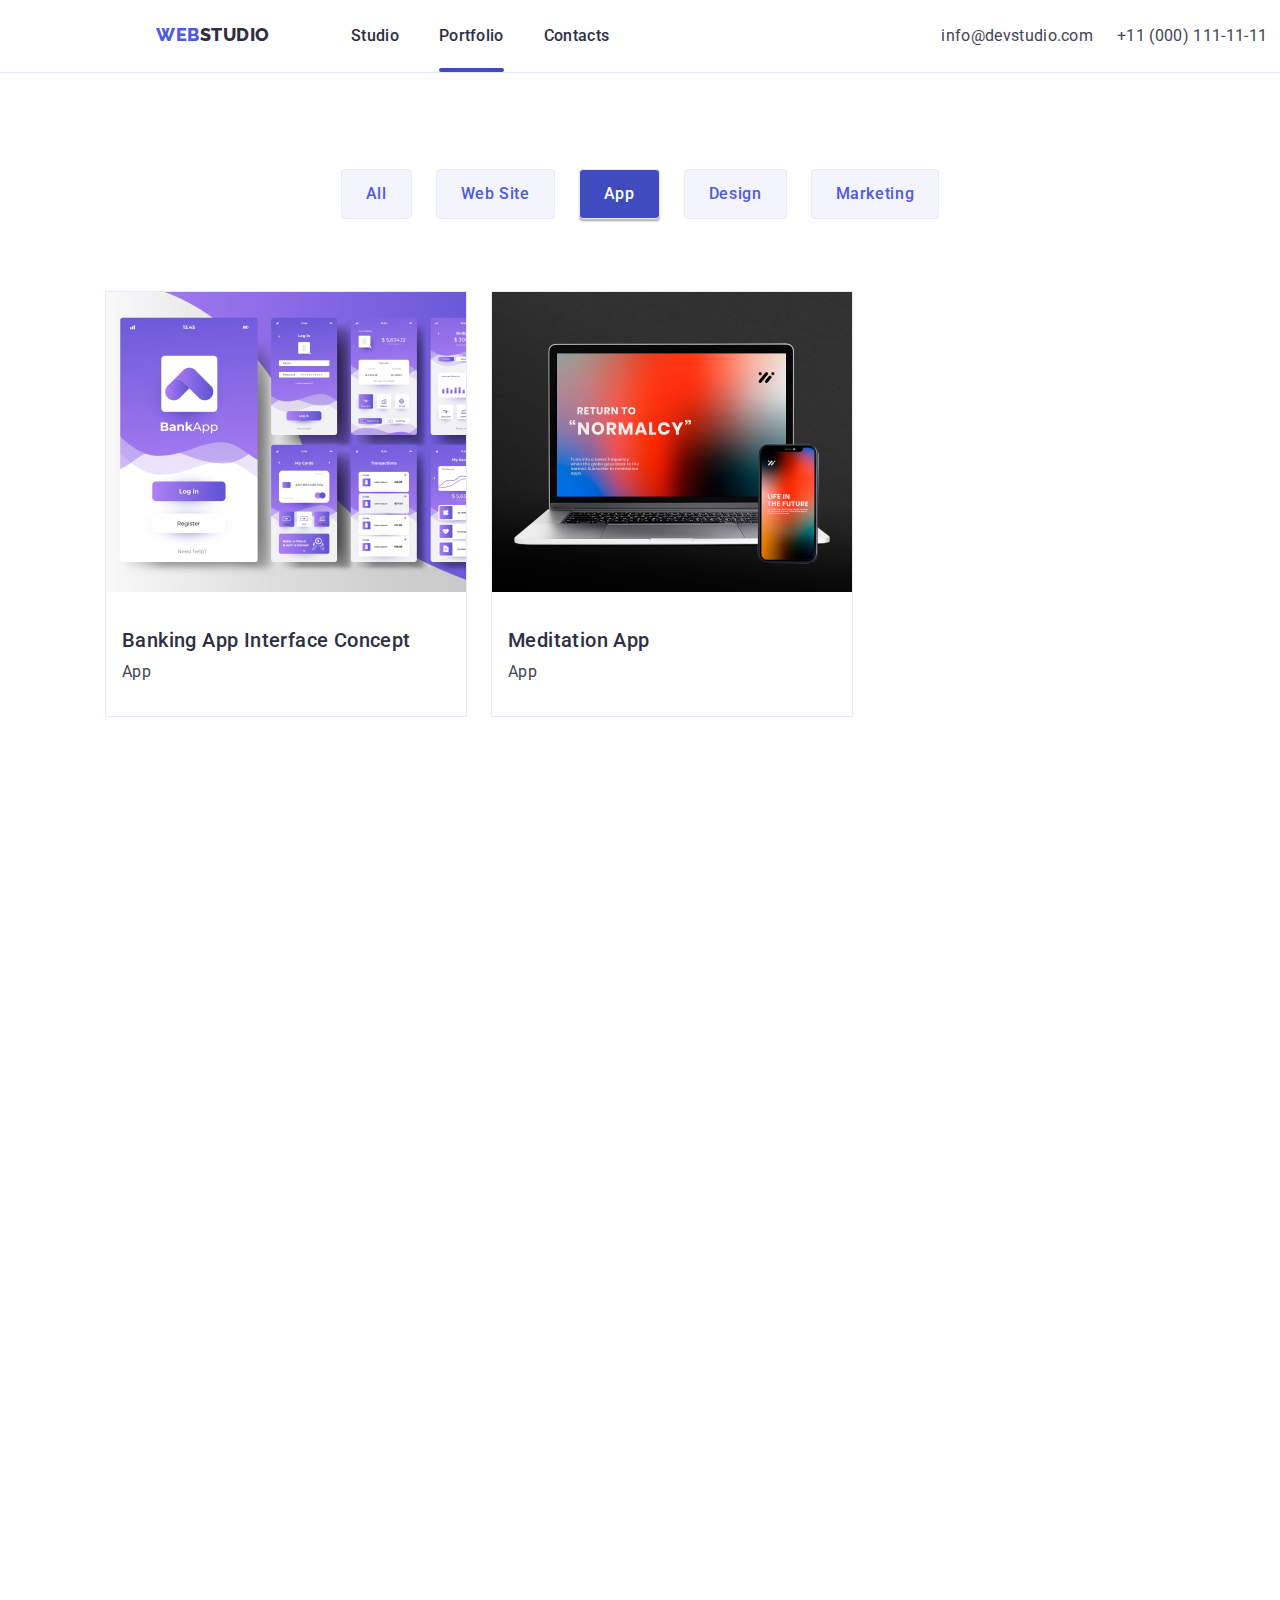
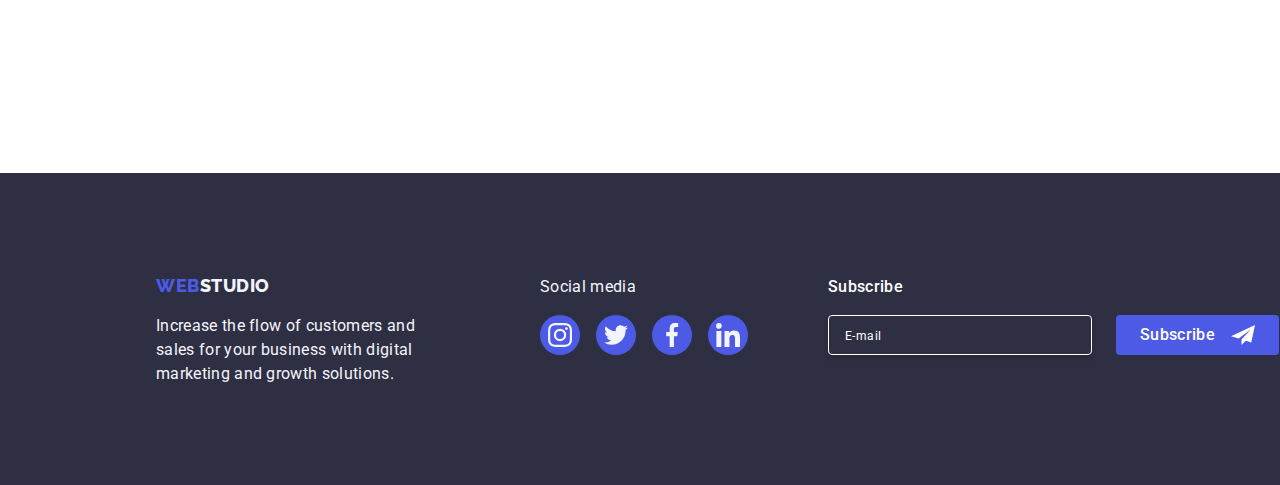
<file: filterapp.html>
<!DOCTYPE html>
<html lang="en">

<head>
    <meta charset="UTF-8">
    <meta name="viewport" content="width=device-width, initial-scale=1.0">
    <title>Studio</title>
    <link rel="tag" href="Images">
    <link rel="stylesheet" href="css/modern-normalize.css">
    <link rel="stylesheet" href="css/style.css">
    <link rel="preconnect" href="https://fonts.googleapis.com">
    <link rel="preconnect" href="https://fonts.gstatic.com" crossorigin>
    <link href="https://fonts.googleapis.com/css2?family=Raleway:wght@800&family=Roboto:wght@400;500;700;900&display=swap" rel="stylesheet">
</head>

<body>
    <div class="container">
        <header class="top-line-bg" id="header-logo">
            <nav>
            <a class="logo" href="index.html"><span class="web-logo">WEB</span><span class="studio-logo">STUDIO</span></a>
                <ul class="menu-nav">
                    <li><a class="menu-nav-link" href="index.html">Studio</a></li>
                    <li><a class="menu-nav-link active" href="portfolio.html">Portfolio</a></li>
                    <li><a class="menu-nav-link" href="">Contacts</a></li>
                </ul>
            </nav>
            <div>
                <ul class="contacts">
                    <li><a class="contact-link" href="mailto:info@devstudio.com">info@devstudio.com</a></li>
                    <li><a class="contact-link" href="tel:+110001111111">+11 (000) 111-11-11</a></li>
                </ul> 
            </div>
        </header>
        </div>
    <main>
        <section class="filters container">
            <ul>
                <li><a class="filter-btn" href="portfolio.html" type="button">All</a></li>
                <li><a class="filter-btn" href="filterwebsite.html" type="button">Web Site</a></li>
                <li><a class="filter-btn active-filter" href="filterapp.html" type="button">App</a></li>
                <li><a class="filter-btn" href="filterdesign.html" type="button">Design</a></li>
                <li><a class="filter-btn" href="filtermarketing.html" type="button">Marketing</a></li>
            </ul>
        </section>
        <section>
            <ul class="project-list">
                <!-- 1st row -->
                <div class="row-left container">
                    <div class="project-card">
                           <div class="overlay">
                            <p class="text-overlay">14 Stylish and User-Friendly App Design Concepts · Task Manager App · Calorie Tracker App · Exotic Fruit Ecommerce App · Cloud Storage App</p>
                        </div>
                        <li><img src="Images/banking-app-interface.jpg" alt="Banking App Interface Concept"
                                width="360px" height="300px"></li>
                        <div class="card-content-proj">
                            <h2 class="project-header">Banking App Interface Concept</h2>
                            <p class="project-filter">App</p>
                        </div>
                    </div>
                    <div class="project-card">
                           <div class="overlay">
                            <p class="text-overlay">14 Stylish and User-Friendly App Design Concepts · Task Manager App · Calorie Tracker App · Exotic Fruit Ecommerce App · Cloud Storage App</p>
                        </div>
                        <li><img src="Images/meditation-app.jpg" alt="Meditation App" width="360px" height="300px"></li>
                        <div class="card-content-proj">
                            <h2 class="project-header">Meditation App</h2>
                            <p class="project-filter">App</p>
                        </div>
                    </div>
                </div>
        </section>
    </main>
    <!--Footer-->
    <footer class="footer-studio container">
        <div class="logo-footer">
        <a href="#header-logo"><span class="web-logo">WEB</span><span class="studio-logo-foot">STUDIO</span></a>
        <p class="footer-description">Increase the flow of customers and <br>sales for your business with digital <br>marketing
            and growth solutions.</p>
        </div>

        <!--Footer social media-->
        <div class="footer-socialmedia">
        <p class="socialmedia">Social media</p>
        <ul class="icon-container">
            <li class="footer-icon"><a class="footer-link" href="https://www.instagram.com/" target="_blank"><svg class="socialmedia-icon">
                <use href="./Images/icons.svg#icon-instagram-2"></use>
                </svg></a></li>
            <li class="footer-icon"><a class="footer-link" href="https://twitter.com/" target="_blank"><svg class="socialmedia-icon">
                <use href="./Images/icons.svg#icon-twitter-1"></use>
                </svg></a></li>
            <li class="footer-icon"><a class="footer-link" href="https://www.facebook.com/" target="_blank"><svg class="socialmedia-icon">
                <use href="./Images/icons.svg#icon-facebook-1"></use>
                </svg></a></li>
            <li class="footer-icon"><a class="footer-link" href="https://www.linkedin.com/" target="_blank"><svg class="socialmedia-icon">
                <use href="./Images/icons.svg#icon-linkedin-1"></use>
                </svg></a></li>
        </ul>
        </div>
         <!--Subscribe-->
         <form action="">
            <div class="subscribe-footer">
            <div class="subscribe-email">
                <p class="text-subscribe">Subscribe</p>
                <label>
                    <input class="input-email" type="email" name="email" placeholder="E-mail" required/>
                  </label>
            </div>
            <div>
                <button class="subscribe-button"><p class="text-subscribe">Subscribe</p><svg class="airplane-icon"><use href="./Images/frame.svg#icon-Frame-3"></use></svg>
                </button>
            </div>
            </div>
             </form>
    </footer>
</body>

</html>
</file>
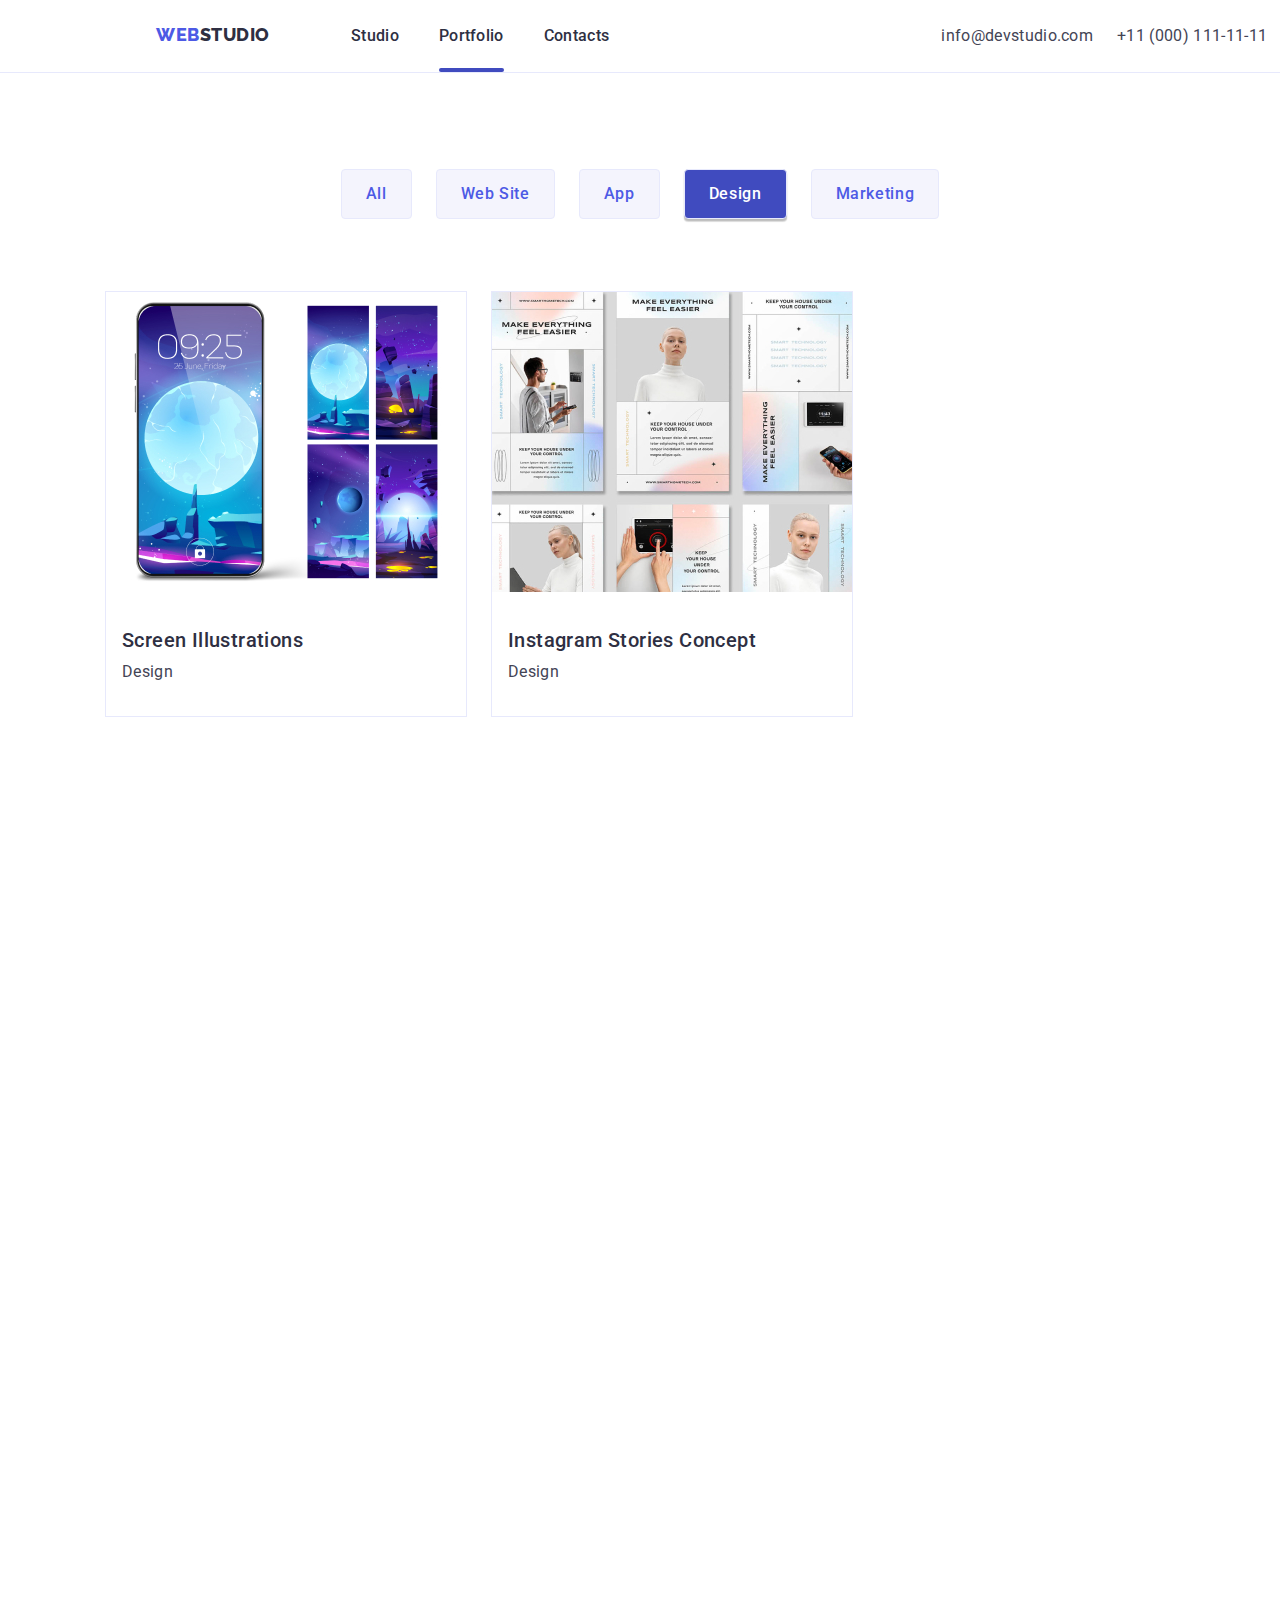
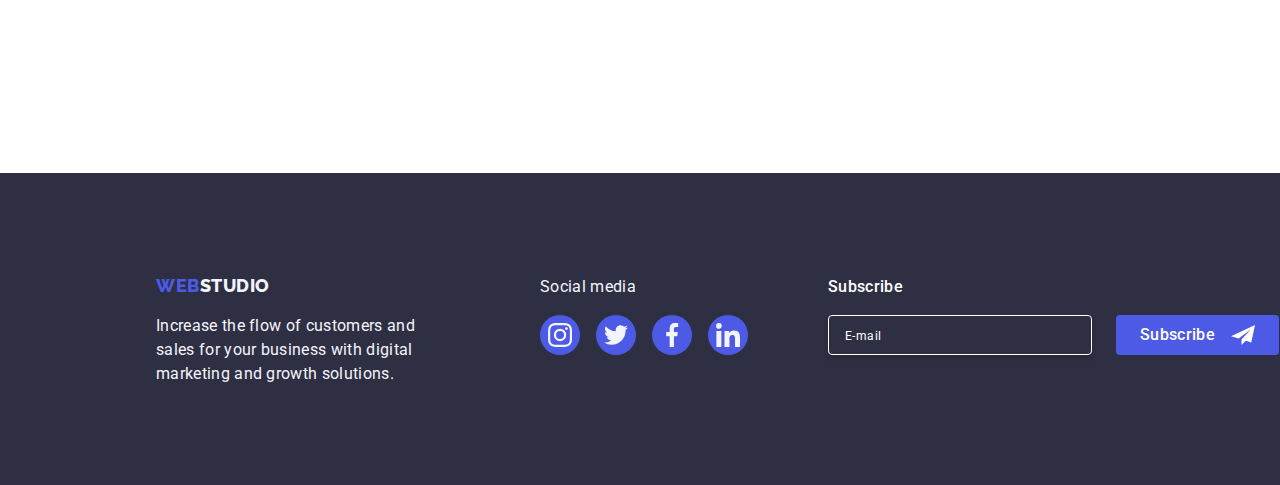
<file: filterdesign.html>
<!DOCTYPE html>
<html lang="en">

<head>
    <meta charset="UTF-8">
    <meta name="viewport" content="width=device-width, initial-scale=1.0">
    <title>Studio</title>
    <link rel="tag" href="Images">
    <link rel="stylesheet" href="css/modern-normalize.css">
    <link rel="stylesheet" href="css/style.css">
    <link rel="preconnect" href="https://fonts.googleapis.com">
    <link rel="preconnect" href="https://fonts.gstatic.com" crossorigin>
    <link href="https://fonts.googleapis.com/css2?family=Raleway:wght@800&family=Roboto:wght@400;500;700;900&display=swap" rel="stylesheet">
</head>

<body>
    <div class="container">
        <header class="top-line-bg" id="header-logo">
            <nav>
            <a class="logo" href="index.html"><span class="web-logo">WEB</span><span class="studio-logo">STUDIO</span></a>
                <ul class="menu-nav">
                    <li><a class="menu-nav-link" href="index.html">Studio</a></li>
                    <li><a class="menu-nav-link active" href="portfolio.html">Portfolio</a></li>
                    <li><a class="menu-nav-link" href="">Contacts</a></li>
                </ul>
            </nav>
            <div>
                <ul class="contacts">
                    <li><a class="contact-link" href="mailto:info@devstudio.com">info@devstudio.com</a></li>
                    <li><a class="contact-link" href="tel:+110001111111">+11 (000) 111-11-11</a></li>
                </ul> 
            </div>
        </header>
        </div>
    <main>
        <section class="filters container">
            <ul>
                <li><a class="filter-btn" href="portfolio.html" type="button">All</a></li>
                <li><a class="filter-btn" href="filterwebsite.html" type="button">Web Site</a></li>
                <li><a class="filter-btn" href="filterapp.html" type="button">App</a></li>
                <li><a class="filter-btn active-filter" href="filterdesign.html" type="button">Design</a></li>
                <li><a class="filter-btn" href="filtermarketing.html" type="button">Marketing</a></li>
            </ul>
        </section>
        <section>
            <ul class="project-list">
                <div class="row-left container">
                    <div class="project-card">
                           <div class="overlay">
                            <p class="text-overlay">14 Stylish and User-Friendly App Design Concepts · Task Manager App · Calorie Tracker App · Exotic Fruit Ecommerce App · Cloud Storage App</p>
                        </div>
                        <li><img src="Images/screen-illustrations.jpg" alt="Screen Illustrations" width="360px"
                                height="300px"></li>
                        <div class="card-content-proj">
                            <h2 class="project-header">Screen Illustrations</h2>
                            <p class="project-filter">Design</p>
                        </div>
                    </div>
                    <div class="project-card">
                           <div class="overlay">
                            <p class="text-overlay">14 Stylish and User-Friendly App Design Concepts · Task Manager App · Calorie Tracker App · Exotic Fruit Ecommerce App · Cloud Storage App</p>
                        </div>
                        <li><img src="Images/instagram-stories.jpg" alt="Instagram Stories Concept" width="360px"
                                height="300px"></li>
                        <div class="card-content-proj">
                            <h2 class="project-header">Instagram Stories Concept</h2>
                            <p class="project-filter">Design</p>
                        </div>
                    </div>
                </div>
            </ul>
        </section>
    </main>
   <!--Footer-->
   <footer class="footer-studio container">
    <div class="logo-footer">
    <a href="#header-logo"><span class="web-logo">WEB</span><span class="studio-logo-foot">STUDIO</span></a>
    <p class="footer-description">Increase the flow of customers and <br>sales for your business with digital <br>marketing
        and growth solutions.</p>
    </div>

    <!--Footer social media-->
    <div class="footer-socialmedia">
    <p class="socialmedia">Social media</p>
    <ul class="icon-container">
        <li class="footer-icon"><a class="footer-link" href="https://www.instagram.com/" target="_blank"><svg class="socialmedia-icon">
            <use href="./Images/icons.svg#icon-instagram-2"></use>
            </svg></a></li>
        <li class="footer-icon"><a class="footer-link" href="https://twitter.com/" target="_blank"><svg class="socialmedia-icon">
            <use href="./Images/icons.svg#icon-twitter-1"></use>
            </svg></a></li>
        <li class="footer-icon"><a class="footer-link" href="https://www.facebook.com/" target="_blank"><svg class="socialmedia-icon">
            <use href="./Images/icons.svg#icon-facebook-1"></use>
            </svg></a></li>
        <li class="footer-icon"><a class="footer-link" href="https://www.linkedin.com/" target="_blank"><svg class="socialmedia-icon">
            <use href="./Images/icons.svg#icon-linkedin-1"></use>
            </svg></a></li>
    </ul>
    </div>
     <!--Subscribe-->
     <form action="">
        <div class="subscribe-footer">
        <div class="subscribe-email">
            <p class="text-subscribe">Subscribe</p>
            <label>
                <input class="input-email" type="email" name="email" placeholder="E-mail" required/>
              </label>
        </div>
        <div>
            <button class="subscribe-button"><p class="text-subscribe">Subscribe</p><svg class="airplane-icon"><use href="./Images/frame.svg#icon-Frame-3"></use></svg>
            </button>
        </div>
        </div>
         </form>
</footer>
</body>

</html>
</file>
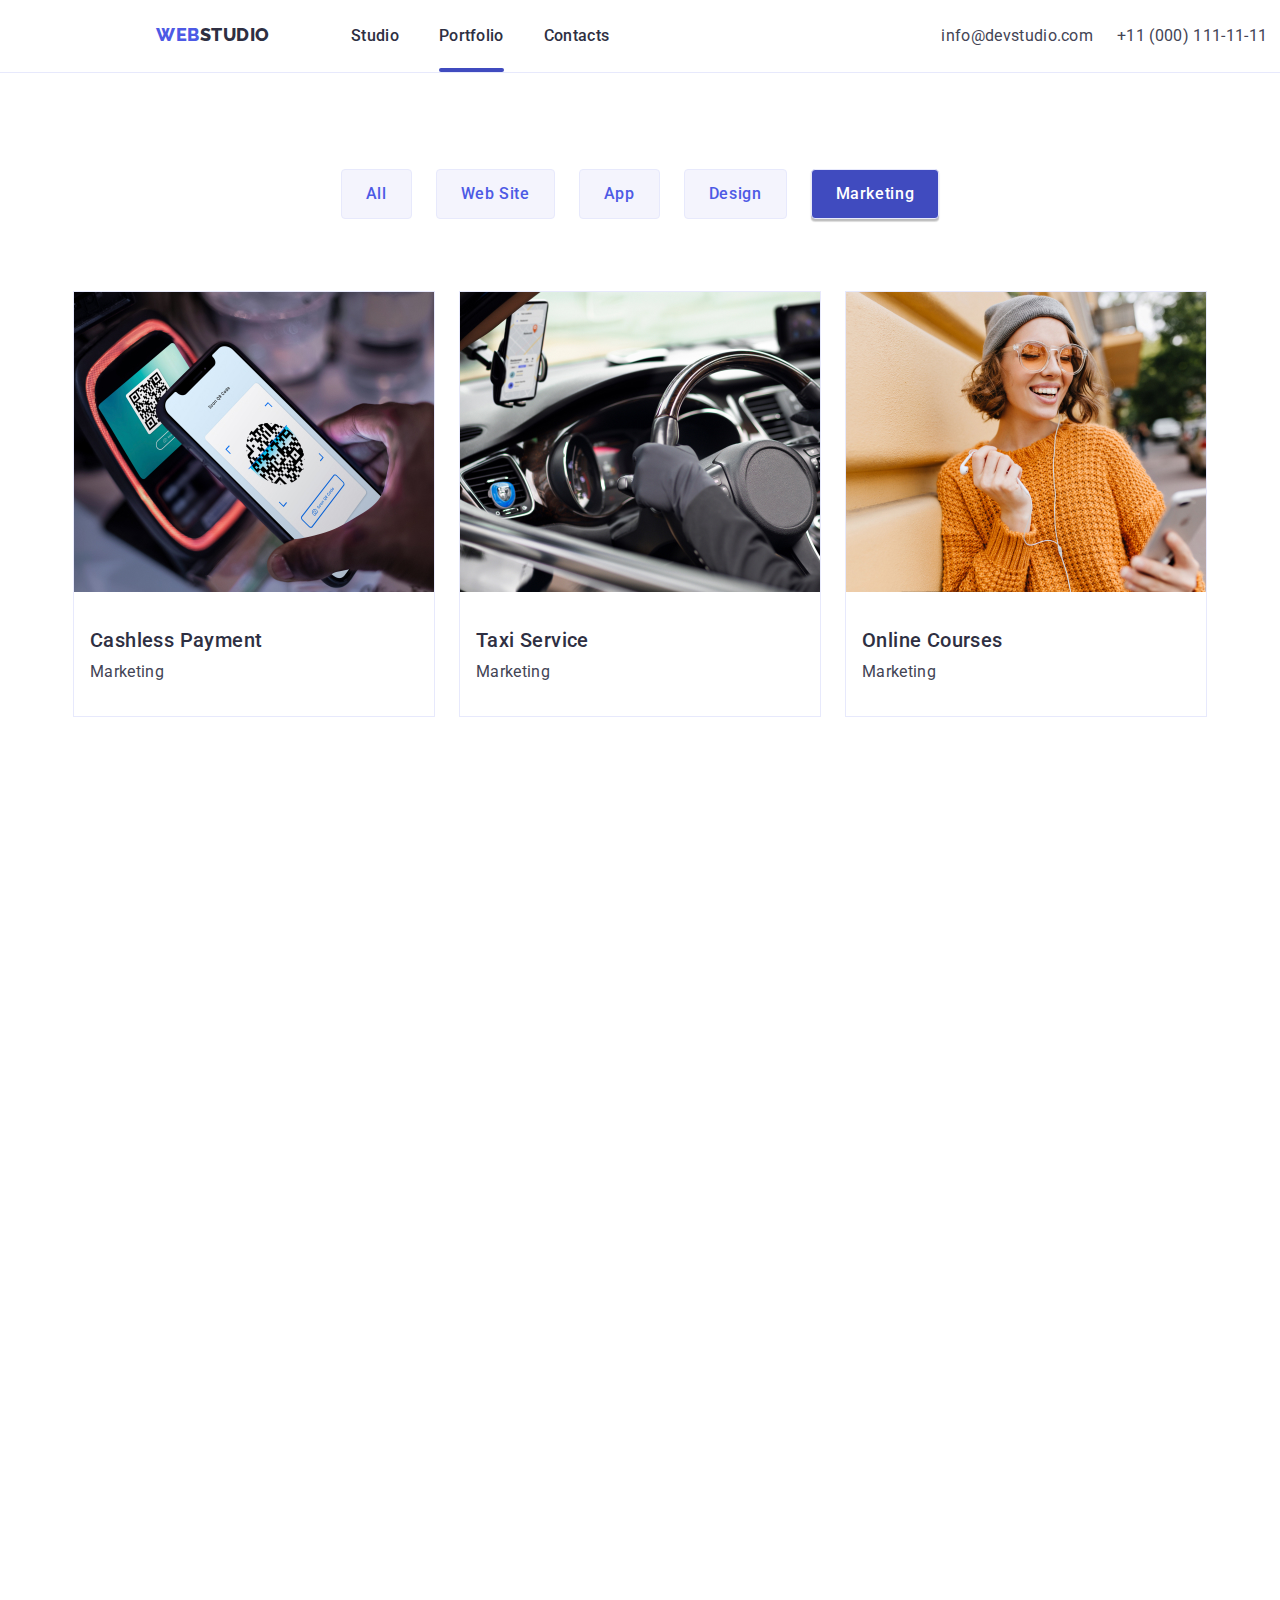
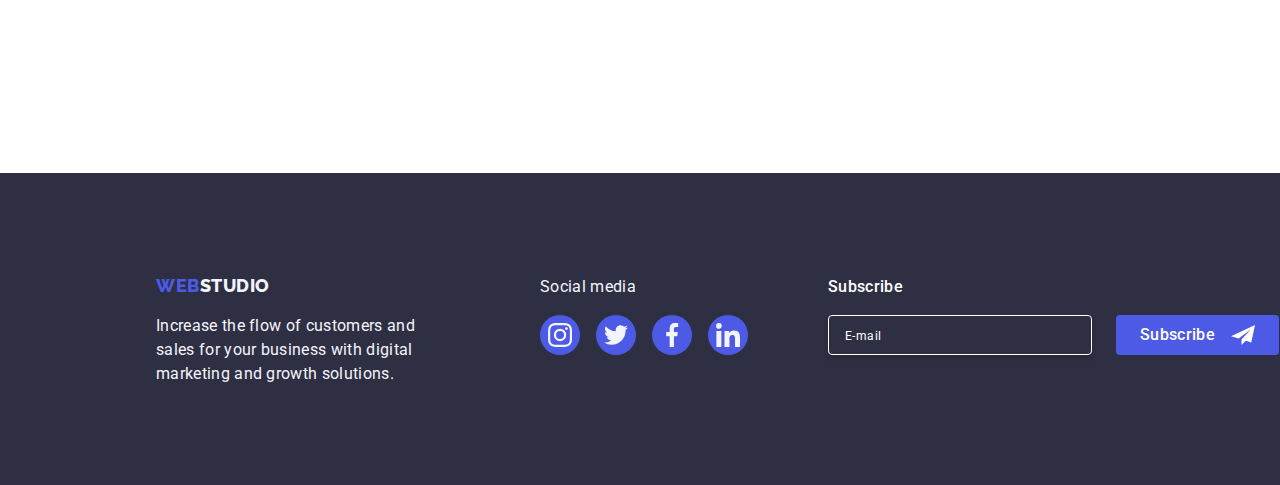
<file: filtermarketing.html>
<!DOCTYPE html>
<html lang="en">

<head>
    <meta charset="UTF-8">
    <meta name="viewport" content="width=device-width, initial-scale=1.0">
    <title>Studio</title>
    <link rel="tag" href="Images">
    <link rel="stylesheet" href="css/modern-normalize.css">
    <link rel="stylesheet" href="css/style.css">
    <link rel="preconnect" href="https://fonts.googleapis.com">
    <link rel="preconnect" href="https://fonts.gstatic.com" crossorigin>
    <link href="https://fonts.googleapis.com/css2?family=Raleway:wght@800&family=Roboto:wght@400;500;700;900&display=swap" rel="stylesheet">
</head>

<body>
    <div class="container">
        <header class="top-line-bg" id="header-logo">
            <nav>
            <a class="logo" href="index.html"><span class="web-logo">WEB</span><span class="studio-logo">STUDIO</span></a>
                <ul class="menu-nav">
                    <li><a class="menu-nav-link" href="index.html">Studio</a></li>
                    <li><a class="menu-nav-link active" href="portfolio.html">Portfolio</a></li>
                    <li><a class="menu-nav-link" href="">Contacts</a></li>
                </ul>
            </nav>
            <div>
                <ul class="contacts">
                    <li><a class="contact-link" href="mailto:info@devstudio.com">info@devstudio.com</a></li>
                    <li><a class="contact-link" href="tel:+110001111111">+11 (000) 111-11-11</a></li>
                </ul> 
            </div>
        </header>
        </div>
    <main>
        <section class="filters container">
            <ul>
                <li><a class="filter-btn" href="portfolio.html" type="button">All</a></li>
                <li><a class="filter-btn" href="filterwebsite.html" type="button">Web Site</a></li>
                <li><a class="filter-btn" href="filterapp.html" type="button">App</a></li>
                <li><a class="filter-btn" href="filterdesign.html" type="button">Design</a></li>
                <li><a class="filter-btn active-filter" href="filtermarketing.html" type="button">Marketing</a></li>
            </ul>
        </section>
        <section>
            <ul class="project-list">
                <!-- 1st row -->
                <div class="row-center container">
                    <div class="project-card">
                        <div class="overlay">
                            <p class="text-overlay">14 Stylish and User-Friendly App Design Concepts · Task Manager App · Calorie Tracker App · Exotic Fruit Ecommerce App · Cloud Storage App</p>
                        </div>
                        <li><img src="Images/cashless-payment.jpg" alt="Cashless Payment" width="360px" height="300px">
                        </li>
                        <div class="card-content-proj">
                            <h2 class="project-header">Cashless Payment</h2>
                            <p class="project-filter">Marketing</p>
                        </div>
                    </div>
                    <div class="project-card">
                        <div class="overlay">
                            <p class="text-overlay">14 Stylish and User-Friendly App Design Concepts · Task Manager App · Calorie Tracker App · Exotic Fruit Ecommerce App · Cloud Storage App</p>
                        </div>
                        <li><img src="Images/taxi-service.jpg" alt="Taxi Service" width="360px" height="300px"></li>
                        <div class="card-content-proj">
                            <h2 class="project-header">Taxi Service</h2>
                            <p class="project-filter">Marketing</p>
                        </div>
                    </div>
                    <div class="project-card">
                        <div class="overlay">
                            <p class="text-overlay">14 Stylish and User-Friendly App Design Concepts · Task Manager App · Calorie Tracker App · Exotic Fruit Ecommerce App · Cloud Storage App</p>
                        </div>
                        <li><img src="Images/online-courses.jpg" alt="Online Courses" width="360px" height="300px"></li>
                        <div class="card-content-proj">
                            <h2 class="project-header">Online Courses</h2>
                            <p class="project-filter">Marketing</p>
                        </div>
                    </div>
                </div>
            </ul>
        </section>
    </main>
  <!--Footer-->
  <footer class="footer-studio container">
    <div class="logo-footer">
    <a href="#header-logo"><span class="web-logo">WEB</span><span class="studio-logo-foot">STUDIO</span></a>
    <p class="footer-description">Increase the flow of customers and <br>sales for your business with digital <br>marketing
        and growth solutions.</p>
    </div>

    <!--Footer social media-->
    <div class="footer-socialmedia">
    <p class="socialmedia">Social media</p>
    <ul class="icon-container">
        <li class="footer-icon"><a class="footer-link" href="https://www.instagram.com/" target="_blank"><svg class="socialmedia-icon">
            <use href="./Images/icons.svg#icon-instagram-2"></use>
            </svg></a></li>
        <li class="footer-icon"><a class="footer-link" href="https://twitter.com/" target="_blank"><svg class="socialmedia-icon">
            <use href="./Images/icons.svg#icon-twitter-1"></use>
            </svg></a></li>
        <li class="footer-icon"><a class="footer-link" href="https://www.facebook.com/" target="_blank"><svg class="socialmedia-icon">
            <use href="./Images/icons.svg#icon-facebook-1"></use>
            </svg></a></li>
        <li class="footer-icon"><a class="footer-link" href="https://www.linkedin.com/" target="_blank"><svg class="socialmedia-icon">
            <use href="./Images/icons.svg#icon-linkedin-1"></use>
            </svg></a></li>
    </ul>
    </div>
     <!--Subscribe-->
     <form action="">
        <div class="subscribe-footer">
        <div class="subscribe-email">
            <p class="text-subscribe">Subscribe</p>
            <label>
                <input class="input-email" type="email" name="email" placeholder="E-mail" required/>
              </label>
        </div>
        <div>
            <button class="subscribe-button"><p class="text-subscribe">Subscribe</p><svg class="airplane-icon"><use href="./Images/frame.svg#icon-Frame-3"></use></svg>
            </button>
        </div>
        </div>
         </form>
</footer>
</body>

</html>
</file>
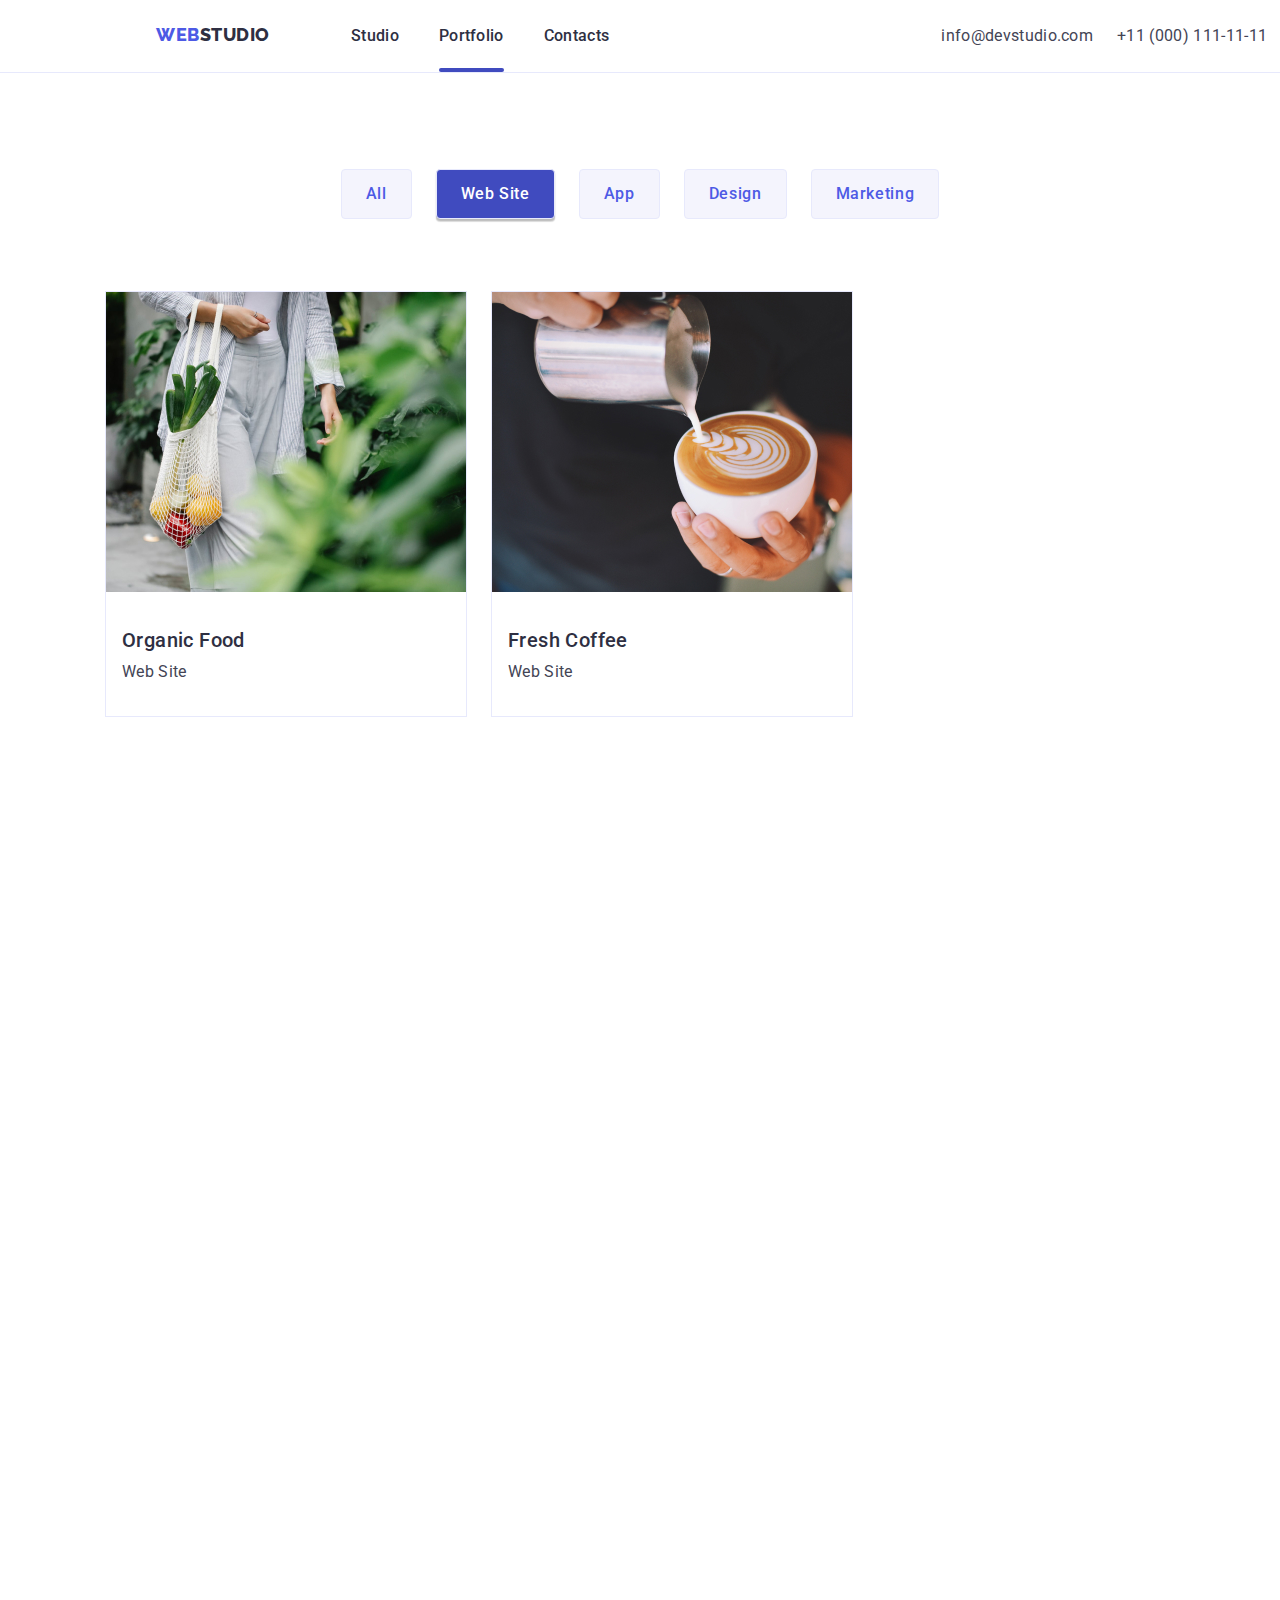
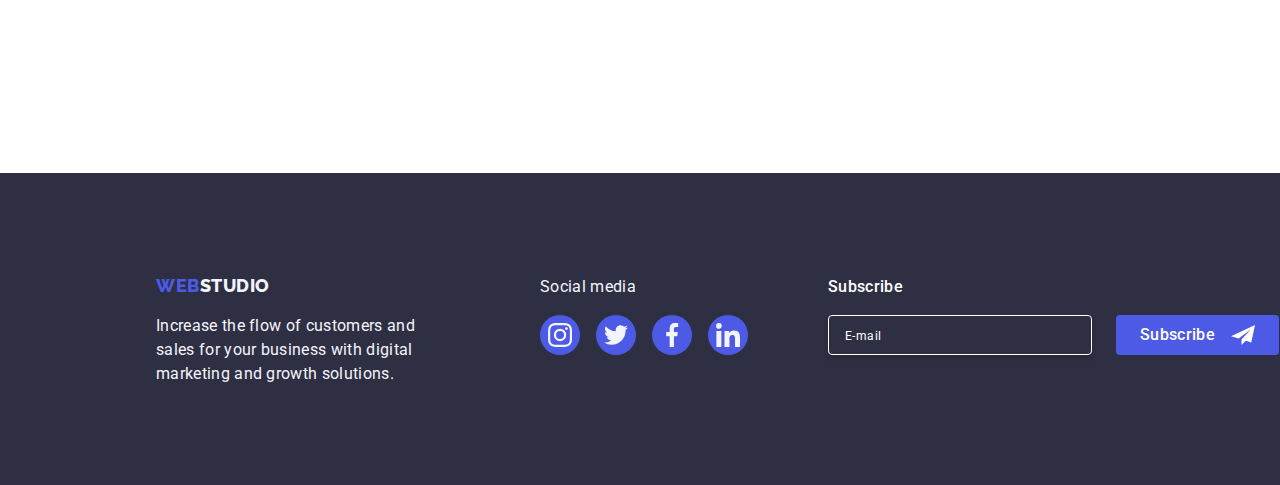
<file: filterwebsite.html>
<!DOCTYPE html>
<html lang="en">

<head>
    <meta charset="UTF-8">
    <meta name="viewport" content="width=device-width, initial-scale=1.0">
    <title>Studio</title>
    <link rel="tag" href="Images">
    <link rel="stylesheet" href="css/modern-normalize.css">
    <link rel="stylesheet" href="css/style.css">
    <link rel="preconnect" href="https://fonts.googleapis.com">
    <link rel="preconnect" href="https://fonts.gstatic.com" crossorigin>
    <link href="https://fonts.googleapis.com/css2?family=Raleway:wght@800&family=Roboto:wght@400;500;700;900&display=swap" rel="stylesheet">
</head>

<body>
    <div class="container">
        <header class="top-line-bg" id="header-logo">
            <nav>
            <a class="logo" href="index.html"><span class="web-logo">WEB</span><span class="studio-logo">STUDIO</span></a>
                <ul class="menu-nav">
                    <li><a class="menu-nav-link" href="index.html">Studio</a></li>
                    <li><a class="menu-nav-link active" href="portfolio.html">Portfolio</a></li>
                    <li><a class="menu-nav-link" href="">Contacts</a></li>
                </ul>
            </nav>
            <div>
                <ul class="contacts">
                    <li><a class="contact-link" href="mailto:info@devstudio.com">info@devstudio.com</a></li>
                    <li><a class="contact-link" href="tel:+110001111111">+11 (000) 111-11-11</a></li>
                </ul> 
            </div>
        </header>
        </div>
    <main>
        <section class="filters container">
            <ul>
                <li><a class="filter-btn" href="portfolio.html" type="button">All</a></li>
                <li><a class="filter-btn active-filter" href="filterwebsite.html" type="button">Web Site</a></li>
                <li><a class="filter-btn" href="filterapp.html" type="button">App</a></li>
                <li><a class="filter-btn" href="filterdesign.html" type="button">Design</a></li>
                <li><a class="filter-btn" href="filtermarketing.html" type="button">Marketing</a></li>
            </ul>
        </section>
        <section>
            <ul class="project-list">
                <div class="row-left container">
                    <div class="project-card">
                           <div class="overlay">
                            <p class="text-overlay">14 Stylish and User-Friendly App Design Concepts · Task Manager App · Calorie Tracker App · Exotic Fruit Ecommerce App · Cloud Storage App</p>
                        </div>
                        <li><img src="Images/organic-food.jpg" alt="Organic Food" width="360px" height="300px"></li>
                        <div class="card-content-proj">
                            <h2 class="project-header">Organic Food</h2>
                            <p class="project-filter">Web Site</p>
                        </div>
                    </div>
                    <div class="project-card">
                           <div class="overlay">
                            <p class="text-overlay">14 Stylish and User-Friendly App Design Concepts · Task Manager App · Calorie Tracker App · Exotic Fruit Ecommerce App · Cloud Storage App</p>
                        </div>
                        <li><img src="Images/fresh-coffee.jpg" alt="Fresh Coffee" width="360px" height="300px"></li>
                        <div class="card-content-proj">
                            <h2 class="project-header">Fresh Coffee</h2>
                            <p class="project-filter">Web Site</p>
                        </div>
                    </div>
                </div>
                </div>
            </ul>
        </section>
    </main>
   <!--Footer-->
   <footer class="footer-studio container">
    <div class="logo-footer">
    <a href="#header-logo"><span class="web-logo">WEB</span><span class="studio-logo-foot">STUDIO</span></a>
    <p class="footer-description">Increase the flow of customers and <br>sales for your business with digital <br>marketing
        and growth solutions.</p>
    </div>

    <!--Footer social media-->
    <div class="footer-socialmedia">
    <p class="socialmedia">Social media</p>
    <ul class="icon-container">
        <li class="footer-icon"><a class="footer-link" href="https://www.instagram.com/" target="_blank"><svg class="socialmedia-icon">
            <use href="./Images/icons.svg#icon-instagram-2"></use>
            </svg></a></li>
        <li class="footer-icon"><a class="footer-link" href="https://twitter.com/" target="_blank"><svg class="socialmedia-icon">
            <use href="./Images/icons.svg#icon-twitter-1"></use>
            </svg></a></li>
        <li class="footer-icon"><a class="footer-link" href="https://www.facebook.com/" target="_blank"><svg class="socialmedia-icon">
            <use href="./Images/icons.svg#icon-facebook-1"></use>
            </svg></a></li>
        <li class="footer-icon"><a class="footer-link" href="https://www.linkedin.com/" target="_blank"><svg class="socialmedia-icon">
            <use href="./Images/icons.svg#icon-linkedin-1"></use>
            </svg></a></li>
    </ul>
    </div>
     <!--Subscribe-->
     <form action="">
        <div class="subscribe-footer">
        <div class="subscribe-email">
            <p class="text-subscribe">Subscribe</p>
            <label>
                <input class="input-email" type="email" name="email" placeholder="E-mail" required/>
              </label>
        </div>
        <div>
            <button class="subscribe-button"><p class="text-subscribe">Subscribe</p><svg class="airplane-icon"><use href="./Images/frame.svg#icon-Frame-3"></use></svg>
            </button>
        </div>
        </div>
         </form>
</footer>
</body>

</html>
</file>
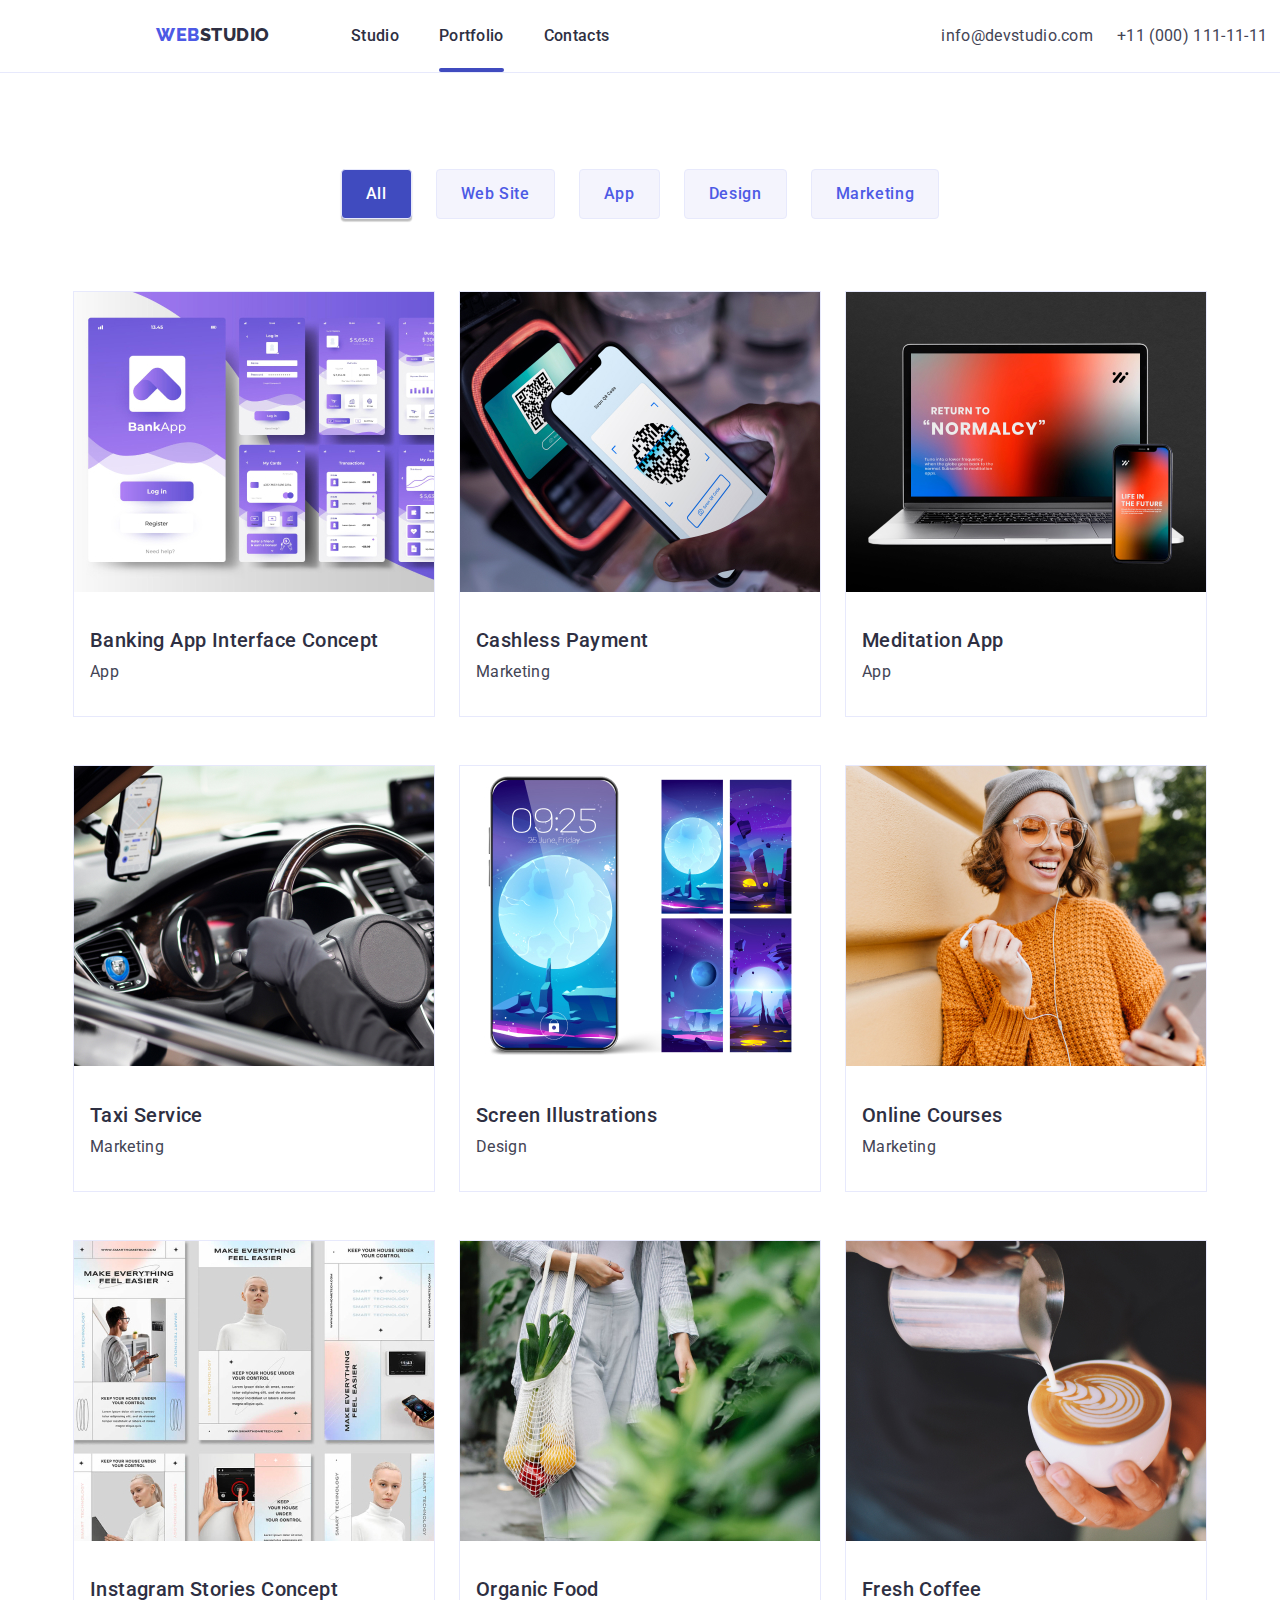
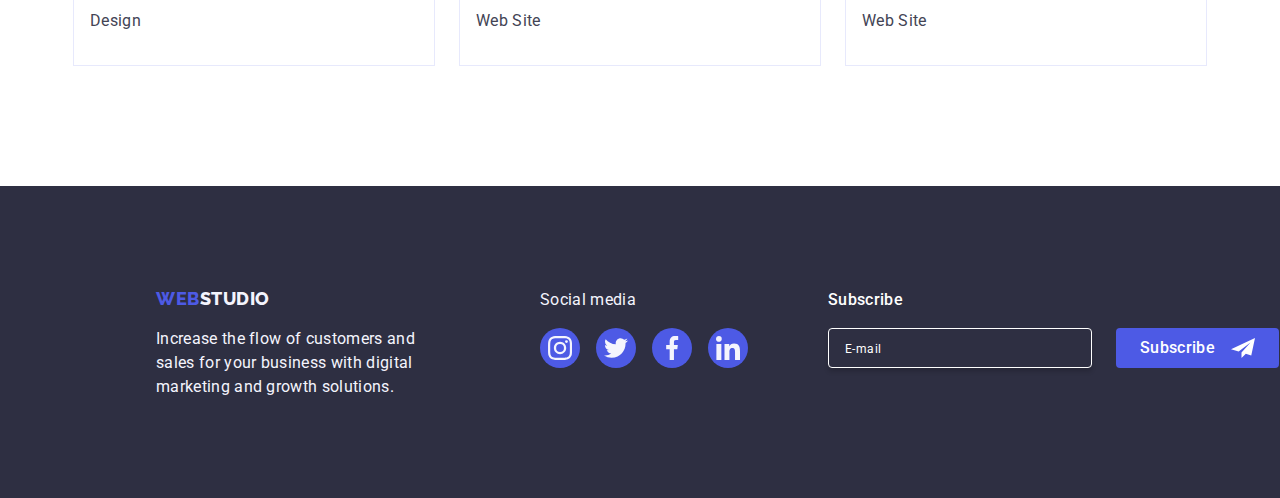
<file: portfolio.html>
<!DOCTYPE html>
<html lang="en">

<head>
    <meta charset="UTF-8">
    <meta name="viewport" content="width=device-width, initial-scale=1.0">
    <title>Studio</title>
    <link rel="tag" href="Images">
    <link rel="stylesheet" href="css/modern-normalize.css">
    <link rel="stylesheet" href="css/style.css">
    <link rel="preconnect" href="https://fonts.googleapis.com">
    <link rel="preconnect" href="https://fonts.gstatic.com" crossorigin>
    <link href="https://fonts.googleapis.com/css2?family=Raleway:wght@800&family=Roboto:wght@400;500;700;900&display=swap" rel="stylesheet">
</head>

<body>
    <div class="container">
        <header class="top-line-bg" id="header-logo">
            <nav>
            <a class="logo" href="index.html"><span class="web-logo">WEB</span><span class="studio-logo">STUDIO</span></a>
                <ul class="menu-nav">
                    <li><a class="menu-nav-link" href="index.html">Studio</a></li>
                    <li><a class="menu-nav-link active" href="portfolio.html">Portfolio</a></li>
                    <li><a class="menu-nav-link" href="">Contacts</a></li>
                </ul>
            </nav>
            <div>
                <ul class="contacts">
                    <li><a class="contact-link" href="mailto:info@devstudio.com">info@devstudio.com</a></li>
                    <li><a class="contact-link" href="tel:+110001111111">+11 (000) 111-11-11</a></li>
                </ul> 
            </div>
        </header>
        </div>
    <main>
        <section class="filters container">
            <ul>
                <li><a class="filter-btn active-filter" href="portfolio.html" type="button">All</a></li>
                <li><a class="filter-btn" href="filterwebsite.html" type="button">Web Site</a></li>
                <li><a class="filter-btn" href="filterapp.html" type="button">App</a></li>
                <li><a class="filter-btn" href="filterdesign.html" type="button">Design</a></li>
                <li><a class="filter-btn" href="filtermarketing.html" type="button">Marketing</a></li>
            </ul>
        </section>
        <section>
            <ul class="project-list">
                <!-- 1st row -->
                <div class="row container">
                    <div class="project-card">
                        <div class="overlay">
                            <p class="text-overlay">14 Stylish and User-Friendly App Design Concepts · Task Manager App · Calorie Tracker App · Exotic Fruit Ecommerce App · Cloud Storage App</p>
                        </div>
                        <li><img src="Images/banking-app-interface.jpg" alt="Banking App Interface Concept"
                                width="360px" height="300px"></li>
                        <div class="card-content-proj">
                            <h2 class="project-header">Banking App Interface Concept</h2>
                            <p class="project-filter">App</p>
                    </div>
                    </div>
                    <div class="project-card">
                           <div class="overlay">
                            <p class="text-overlay">14 Stylish and User-Friendly App Design Concepts · Task Manager App · Calorie Tracker App · Exotic Fruit Ecommerce App · Cloud Storage App</p>
                        </div>
                        <li><img src="Images/cashless-payment.jpg" alt="Cashless Payment" width="360px" height="300px">
                        </li>
                        <div class="card-content-proj">
                            <h2 class="project-header">Cashless Payment</h2>
                            <p class="project-filter">Marketing</p>
                        </div>
                    </div>
                    <div class="project-card">
                           <div class="overlay">
                            <p class="text-overlay">14 Stylish and User-Friendly App Design Concepts · Task Manager App · Calorie Tracker App · Exotic Fruit Ecommerce App · Cloud Storage App</p>
                        </div>
                        <li><img src="Images/meditation-app.jpg" alt="Meditation App" width="360px" height="300px"></li>
                        <div class="card-content-proj">
                            <h2 class="project-header">Meditation App</h2>
                            <p class="project-filter">App</p>
                        </div>
                    </div>
                </div>
                <!-- 2nd row -->
                <div class="row2 container">
                    <div class="project-card">
                           <div class="overlay">
                            <p class="text-overlay">14 Stylish and User-Friendly App Design Concepts · Task Manager App · Calorie Tracker App · Exotic Fruit Ecommerce App · Cloud Storage App</p>
                        </div>
                        <li><img src="Images/taxi-service.jpg" alt="Taxi Service" width="360px" height="300px"></li>
                        <div class="card-content-proj">
                            <h2 class="project-header">Taxi Service</h2>
                            <p class="project-filter">Marketing</p>
                        </div>
                    </div>
                    <div class="project-card">
                           <div class="overlay">
                            <p class="text-overlay">14 Stylish and User-Friendly App Design Concepts · Task Manager App · Calorie Tracker App · Exotic Fruit Ecommerce App · Cloud Storage App</p>
                        </div>
                        <li><img src="Images/screen-illustrations.jpg" alt="Screen Illustrations" width="360px"
                                height="300px"></li>
                        <div class="card-content-proj">
                            <h2 class="project-header">Screen Illustrations</h2>
                            <p class="project-filter">Design</p>
                        </div>
                    </div>
                    <div class="project-card">
                           <div class="overlay">
                            <p class="text-overlay">14 Stylish and User-Friendly App Design Concepts · Task Manager App · Calorie Tracker App · Exotic Fruit Ecommerce App · Cloud Storage App</p>
                        </div>
                        <li><img src="Images/online-courses.jpg" alt="Online Courses" width="360px" height="300px"></li>
                        <div class="card-content-proj">
                            <h2 class="project-header">Online Courses</h2>
                            <p class="project-filter">Marketing</p>
                        </div>
                    </div>
                </div>
                <!-- 3rd row -->
                <div class="row3 container">
                    <div class="project-card">
                           <div class="overlay">
                            <p class="text-overlay">14 Stylish and User-Friendly App Design Concepts · Task Manager App · Calorie Tracker App · Exotic Fruit Ecommerce App · Cloud Storage App</p>
                        </div>
                        <li><img src="Images/instagram-stories.jpg" alt="Instagram Stories Concept" width="360px"
                                height="300px"></li>
                        <div class="card-content-proj">
                            <h2 class="project-header">Instagram Stories Concept</h2>
                            <p class="project-filter">Design</p>
                        </div>
                    </div>
                    <div class="project-card">
                           <div class="overlay">
                            <p class="text-overlay">14 Stylish and User-Friendly App Design Concepts · Task Manager App · Calorie Tracker App · Exotic Fruit Ecommerce App · Cloud Storage App</p>
                        </div>
                        <li><img src="Images/organic-food.jpg" alt="Organic Food" width="360px" height="300px"></li>
                        <div class="card-content-proj">
                            <h2 class="project-header">Organic Food</h2>
                            <p class="project-filter">Web Site</p>
                        </div>
                    </div>
                    <div class="project-card">
                           <div class="overlay">
                            <p class="text-overlay">14 Stylish and User-Friendly App Design Concepts · Task Manager App · Calorie Tracker App · Exotic Fruit Ecommerce App · Cloud Storage App</p>
                        </div>
                        <li><img src="Images/fresh-coffee.jpg" alt="Fresh Coffee" width="360px" height="300px"></li>
                        <div class="card-content-proj">
                            <h2 class="project-header">Fresh Coffee</h2>
                            <p class="project-filter">Web Site</p>
                        </div>
                    </div>
                </div>
                </div>
            </ul>
        </section>
    </main>
  <!--Footer-->
  <footer class="footer-studio container">
    <div class="logo-footer">
    <a href="#header-logo"><span class="web-logo">WEB</span><span class="studio-logo-foot">STUDIO</span></a>
    <p class="footer-description">Increase the flow of customers and <br>sales for your business with digital <br>marketing
        and growth solutions.</p>
    </div>

    <!--Footer social media-->
    <div class="footer-socialmedia">
    <p class="socialmedia">Social media</p>
    <ul class="icon-container">
        <li class="footer-icon"><a class="footer-link" href="https://www.instagram.com/" target="_blank"><svg class="socialmedia-icon">
            <use href="./Images/icons.svg#icon-instagram-2"></use>
            </svg></a></li>
        <li class="footer-icon"><a class="footer-link" href="https://twitter.com/" target="_blank"><svg class="socialmedia-icon">
            <use href="./Images/icons.svg#icon-twitter-1"></use>
            </svg></a></li>
        <li class="footer-icon"><a class="footer-link" href="https://www.facebook.com/" target="_blank"><svg class="socialmedia-icon">
            <use href="./Images/icons.svg#icon-facebook-1"></use>
            </svg></a></li>
        <li class="footer-icon"><a class="footer-link" href="https://www.linkedin.com/" target="_blank"><svg class="socialmedia-icon">
            <use href="./Images/icons.svg#icon-linkedin-1"></use>
            </svg></a></li>
    </ul>
    </div>
     <!--Subscribe-->
     <form action="">
        <div class="subscribe-footer">
        <div class="subscribe-email">
            <p class="text-subscribe">Subscribe</p>
            <label>
                <input class="input-email" type="email" name="email" placeholder="E-mail" required/>
              </label>
        </div>
        <div>
            <button class="subscribe-button"><p class="text-subscribe">Subscribe</p><svg class="airplane-icon"><use href="./Images/frame.svg#icon-Frame-3"></use></svg>
            </button>
        </div>
        </div>
         </form>
</footer>
</body>

</html>
</file>
<file: css/style.css>
/*start of top line */
:root { --SLATE: #434455;
    --CORNFLOWER: #E7E9FC;
    --WHITE: #FFF;
    --IRIS: #4D5AE5;
    --NAVY-BLUE: #2E2F42;
    --OCEAN: #404BBF;
    --CLOUD: #F4F4FD;
    --LIGHT-SLATE: #8E8F99;
}

ul {
    list-style-type: none;
    display: inline-flex;
    gap: 24px;
    padding: 0px;
    margin: 0 auto;
}

 p {
    color: var(--SLATE);
    /* Body */
    font-family: Roboto;
    font-size: 16px;
    font-style: normal;
    font-weight: 400;
    line-height: 24px; /* 150% */
    letter-spacing: 0.32px;
 }

 a {
    text-decoration: none;
 }

.container {
    max-width: 1440px; /* 1158 px or 1440px */
    margin: 0 auto;
}
.section {
    padding-top: 120px;
    padding-bottom: 120px;
    margin: 0 auto;
}

h2 {
    margin: 0 auto;
    color: var(--NAVY-BLUE);
    /* Header 3 */
    font-family: Roboto;
    font-size: 20px;
    font-style: normal;
    font-weight: 500;
    line-height: 24px;
    /* 120% */
    letter-spacing: 0.4px;
}

.top-line-bg {
    display: flex;
    align-items: center;
    border-bottom: 1px solid var(--CORNFLOWER);
    background: var(--WHITE);
}

.logo {
    margin-right: 76px;
    margin-top: 24px;
    margin-bottom: 24px;
    margin-left: 156px;/*  should be*/
}

.web-logo {
    color: var(--IRIS);
    font-family: Raleway;
    font-size: 18px;
    font-style: normal;
    font-weight: 800;
    line-height: 21px;
    /* 116.667% */
    letter-spacing: 0.54px;
    text-transform: uppercase;
}

.studio-logo {
    color: var(--NAVY-BLUE);
    font-family: Raleway;
    font-size: 18px;
    font-style: normal;
    font-weight: 800;
    line-height: 21px;
    /* 116.667% */
    letter-spacing: 0.54px;
    text-transform: uppercase;
}

.menu-nav {
    margin-top: 24px;
    margin-bottom: 24px;
    margin-right: 332px;
    gap: 40px;
}

.menu-nav-link {
    color: var(--NAVY-BLUE);
    /* Body Medium */
    font-family: Roboto;
    font-size: 16px;
    font-style: normal;
    font-weight: 500;
    line-height: 24px;
    /* 150% */
    letter-spacing: 0.32px;
    margin-bottom: 20px;
}
nav {
    height: 72px;
}
.menu-nav-link:hover::after {
    content: "";
    display: block;
    margin-top: 20px;
    width: 100%;
    height: 4px; 
    border-radius: 2px;
    background: var(--OCEAN);
    transition-duration: 250ms;
    transition-timing-function: cubic-bezier(0.4, 0, 0.2, 1);
    }
.menu-nav-link.active::after {
    content: "";
    display: block;
    margin-top: 20px;
    width: 100%;
    height: 4px; 
    border-radius: 2px;
    background: var(--OCEAN);
    }

.menu-nav-link:active,
.menu-nav-link:hover {
    color: var(--OCEAN);
    font-family: Roboto;
    font-size: 16px;
    font-style: normal;
    font-weight: 500;
    line-height: 24px;
    letter-spacing: 0.32px;
    transition-duration: 250ms;
    transition-timing-function: cubic-bezier(0.4, 0, 0.2, 1);
}

.contacts {
    margin-top: 24px;
    margin-bottom: 24px;
   /* margin-right: 156px; should have*/
}

.contact-link {
    color: var(--SLATE);
    /* Body */
    font-family: Roboto;
    font-size: 16px;
    font-style: normal;
    font-weight: 400;
    line-height: 24px;
    /* 150% */
    letter-spacing: 0.32px;
}

.contact-link:active,
.contact-link:hover {
    color: var(--OCEAN);
    /* Body */
    font-family: Roboto;
    font-size: 16px;
    font-style: normal;
    font-weight: 400;
    line-height: 24px;
    /* 150% */
    letter-spacing: 0.32px;
    transition-duration: 250ms;
    transition-timing-function: cubic-bezier(0.4, 0, 0.2, 1);
}

/* end of top line */
/* ----------------------------------------------------------------------------- */
/* start of Effective solutions and Order service button */
.darkbg {
    height: 600px; 
    background: var(--NAVY-BLUE);
    text-align: center;
    display: flex;
    justify-content: center;
    flex-shrink: 0;
    position: relative;
}

.darkbg::before {
    content: "";
    position: absolute;
    top: 0;
    left: 0;
    width: 100%;
    height: 100%;
    background-image: url(../Images/people-office\ 1.jpg);
    background-size: cover;
    opacity: 0.3;
    z-index: 1;
}

h1 {
    padding-top: 188px;
    padding-bottom: 48px;
    margin: auto;
    color: var(--WHITE);
    /* Header 1 */
    font-family: Roboto;
    font-size: 56px;
    font-style: normal;
    font-weight: 700;
    line-height: 60px;
    /* 107.143% */
    letter-spacing: 1.12px;
    position: relative;
    z-index: 2;
}

.button-os {
    margin-bottom: 188px;
    padding: 16px 32px;
    border-radius: 4px;
    background: var(--IRIS);
    box-shadow: 0px 4px 4px 0px rgba(0, 0, 0, 0.15);
    position: relative;
    z-index: 2;
}

.button-os:hover {
    padding: 16px 32px;
    border-radius: 4px;
    background: var(--OCEAN);
    box-shadow: 0px 4px 4px 0px rgba(0, 0, 0, 0.15);
    position: relative;
    z-index: 2;
    transition-duration: 250ms;
    transition-timing-function: cubic-bezier(0.4, 0, 0.2, 1);
    cursor: pointer;
}

.button-os:active {
    padding: 16px 32px;
    border-radius: 4px;
    background: var(--OCEAN);
    box-shadow:inset 0px 4px 4px 0px rgba(0, 0, 0, 0.15);
    position: relative;
    z-index: 2;
}

.order-service {
    color: var(--WHITE);
    /* Button Text */
    font-family: Roboto;
    font-size: 16px;
    font-style: normal;
    font-weight: 500;
    line-height: 24px;
    /* 150% */
    letter-spacing: 0.64px;
}

/* End of Effective solutions and Order service button */
/* -------------------------------------------------------------------------------------- */
/* Start of Section 1 */
/* <!--Icons for Advantages--> */
.advantages,
.features-section,
.section-2-list,
.clients-list {
    display: flex;
}
.icon-list {
    margin-top: 120px;
   list-style: none;
}
.icon-bg {
    width: 264px;
    height: 112px;
    border-radius: 4px;
    background: var(--CLOUD);
    padding: 24px 100px 24px 100px;
}

.icon-list-pic:hover,
.button-os:hover,
.team-icon:hover,
.footer-icon:hover {
    animation: shake 1s;
  }
  
  @keyframes shake {
    0% {
      transform: rotate(0deg);
    }
    
    10% {
      transform: rotate(-10deg);
    }
    
    20% {
      transform: rotate(10deg);
    }
    
    30% {
      transform: rotate(-10deg);
    }
    
    40% {
      transform: rotate(10deg);
    }
    
    50% {
      transform: rotate(0deg);
    }
    
    100% {
      transform: rotate(0deg);
    }
    
  }
  .button-os:hover,
  .subscribe-button:hover,
  .clients-icon:hover,
  .filter-btn:hover,
  .button-x:hover,
  .button-send:hover {
    animation: beatBeat 800ms ease alternate infinite;
    transform-origin: center center;
}

@keyframes beatBeat {
    0% {
        transform: scale(1);

    }
    80% {
        transfom: scale(1.1);
    }
    100% {
        transform: scale(1.2);
        transition-property: transform;
        transition-duration: 3s;
    }
}

.icon-list-pic {
    width: 64px;
    height: 64px;
}

.feature {
    margin-top: 8px;
    margin-bottom: 0;
    margin-left: auto;
    margin-right: auto;
}
.feature-description {
    width: 264px;
    margin-top: 8px;
    margin-bottom: 0;
}


/* End of Section 1 */
/* ------------------------------------------------------------------------------------------------------- */
/* Start of Section 2 */

.section-2-header {
    margin: 0 auto;
    margin-bottom: 72px;
    color: var(--NAVY-BLUE);
    text-align: center;
    /* Header 2 */
    font-family: Roboto;
    font-size: 36px;
    font-style: normal;
    font-weight: 700;
    line-height: 40px;
    /* 111.111% */
    letter-spacing: 0.72px;
    text-transform: capitalize;
}

.img123 {
    width: 360px;
    height: 300px;
    border: 1px solid var(--CORNFLOWER);
    background: lightgray -72.845px -19px / 144.444% 112.667% no-repeat;
}

/* End of Section 2 */
/* ------------------------------------------------------------------------------------------------------- */
/* Start of Section 3 */
.section-3 {
    background: var(--CLOUD);
}
.team-container {
    text-align: center;
}

.section-3-header {
    margin: 0 auto;
    margin-bottom: 72px;
    color: var(--NAVY-BLUE);
    text-align: center;
    /* Header 2 */
    font-family: Roboto;
    font-size: 36px;
    font-style: normal;
    font-weight: 700;
    line-height: 40px;
    /* 111.111% */
    letter-spacing: 0.72px;
    text-transform: capitalize;
}


.teamcards-group {
    background: var(--WHITE);
    box-shadow: 0px 2px 1px 0px rgba(46, 47, 66, 0.08), 0px 1px 1px 0px rgba(46, 47, 66, 0.16), 0px 1px 6px 0px rgba(46, 47, 66, 0.08);

}

.image-team {
    max-width: 264px;
    max-height: 260px;
}

.names {
    padding-top: 32px;
    text-align: center;
}
.position {
    margin: 0 auto;
    padding-top: 8px;
    padding-bottom: 8px;
    text-align: center;
}

/* Team Icon Soc Med */
  .teamicon-container {
    gap: 24px;
    padding-bottom: 32px;
  }
  .team-link {
    height: 16px;
    width: 16px;
  }
.team-icon {
    background-color: var(--IRIS);
    height: 40px;           
    width: 40px;
    display: flex;
    justify-content: center;
    align-items: center;
    border-radius: 50%;
}
.team-icon:hover,
.team-icon:active, 
.team-icon:focus {
    background-color: var(--OCEAN);
    height: 40px;   
    width: 40px;
    display: flex;
    justify-content: center;
    align-items: center;
    border-radius: 50%;
    transition-duration: 250ms;
    transition-timing-function: cubic-bezier(0.4, 0, 0.2, 1);
}
  .team-socialmedia-icon {
    width: 16px;
    height: 16px;
    fill: #f4f4fd;
  }
/* End of Section 3 */
/* Customers */

.clients-icon {
    width: 168px;
    height: 88px;
    border-radius: 4px;
    border: 1px solid var(--LIGHT-SLATE);
    fill: #8e8f99;
}

.clients-icon:hover,
.clients-icon:focus {
    width: 168px;
    height: 88px;
    border-radius: 4px;
    border: 1px solid var(--OCEAN);
    fill: var(--OCEAN);
    transition-duration: 250ms;
    transition-timing-function: cubic-bezier(0.4, 0, 0.2, 1);
}

.clients-header {
    margin: 0 auto;
    padding-bottom: 72px;
    color: var(--NAVY-BLUE);
    text-align: center;
    /* Header 2 */
    font-family: Roboto;
    font-size: 36px;
    font-style: normal;
    font-weight: 700;
    line-height: 40px;
    /* 111.111% */
    letter-spacing: 0.72px;
    text-transform: capitalize;
}
/* ------------------------------------------------------------------------------------------------------- */
/* Start of Footer */
.footer-studio {
    min-height: 312px;
    background: var(--NAVY-BLUE);
    padding-top: 101.5px;
    display: flex;
    flex-direction: row;
} 
.logo-footer {
     padding-left: 156px;
}
.studio-logo-foot {
    color: var(--CLOUD);
    font-family: Raleway;
    font-size: 18px;
    font-style: normal;
    font-weight: 800;
    line-height: 21px;
    /* 116.667% */
    letter-spacing: 0.54px;
    text-transform: uppercase;
}

.footer-description {
    margin-top: 17.5px;
    width: 264px;
    color: var(--CLOUD);
  }
  /* <!--Footer social media--> */
.footer-socialmedia {
    padding-left: 120px;
}
  .socialmedia {
    color: var(--CLOUD);
    margin: 0;
    padding-bottom: 16px;
  }
  .icon-container {
    gap: 16px;
  }
  .footer-link {
    height: 24px;
    width: 24px;
  }
.footer-icon {
    background-color: var(--IRIS);
    height: 40px;           
    width: 40px;
    display: flex;
    justify-content: center;
    align-items: center;
    border-radius: 50%;
}
.footer-icon:hover,
.footer-icon:active, 
.footer-icon:focus {
    background-color: #31D0AA;
    height: 40px;
    width: 40px;
    display: flex;
    justify-content: center;
    align-items: center;
    border-radius: 50%;
    transition-duration: 250ms;
    transition-timing-function: cubic-bezier(0.4, 0, 0.2, 1);
}
  .socialmedia-icon {
    width: 24px;
    height: 24px;
    fill: #f4f4fd;
  }
/* Subscribe */

.subscribe-footer {
    display: flex;
    gap: 24px;
}
.subscribe-email {
    margin-top: 0px;
    padding-left: 80px;
}
.text-subscribe {
    color: var(--WHITE, #FFF);
    font-family: Roboto;
    font-size: 16px;
    font-style: normal;
    font-weight: 500;
    line-height: 24px; /* 150% */
    letter-spacing: 0.32px;
    margin: 0px;
}

.input-email {
    margin-top: 16px;
    border-radius: 4px;
    border: 1px solid var(--WHITE, #FFF);
    box-shadow: 0px 4px 4px 0px rgba(0, 0, 0, 0.15);
    background: var(--NAVY-BLUE, #2E2F42);
    width: 264px;
    height: 40px;
    padding-left: 16px;
}

.input-email::placeholder {
    padding-top: 8px;
    padding-bottom: 8px;
    color: var(--WHITE, #FFF);
    font-family: Roboto;
    font-size: 12px;
    font-style: normal;
    font-weight: 400;
    line-height: 24px; /* 200% */
    letter-spacing: 0.48px;
}
.subscribe-holder {
    margin: 0 auto;
    padding: 0 auto;
}

.airplane-icon {
    width: 24px;
    height: 24px;
}


.subscribe-button {
    display: flex;
    /* padding-right: 159px; */
    justify-content: center;
    align-content: center;
    gap: 16px;
    margin-top: 40px;
    padding: 8px 24px;
    border: 0;
    border-radius: 4px;
    background: var(--IRIS, #4D5AE5);
}

.subscribe-button:hover,
.subscribe-button:active
 {
    border-radius: 4px;
    background: var(--OCEAN);
    box-shadow: 0px 4px 4px 0px rgba(0, 0, 0, 0.15);
    transition-duration: 250ms;
    transition-timing-function: cubic-bezier(0.4, 0, 0.2, 1);
    cursor: pointer;
}

/* End of Footer */
/* ------------------------------------------------------------------------------------------------------- */
/* Portfolio Styling */
/* Start of Filter buttons */
.filters {
   padding-top: 96px;
    text-align: center;
}


.filter-btn {
    text-decoration: none;
    color: var(--IRIS);
    text-align: center;
    /* Button Text */
    font-family: Roboto;
    font-size: 16px;
    font-style: normal;
    font-weight: 500;
    line-height: 24px;
    /* 150% */
    letter-spacing: 0.64px;
    display: flex;
    padding: 12px 24px;
    justify-content: center;
    align-items: center;
    border-radius: 4px;
    border: 1px solid var(--CORNFLOWER);
    background: var(--CLOUD);
}

.active-filter,
.filter-btn:hover,
.filter-btn:active {
    text-decoration: none;
    color: var(--WHITE);
    text-align: center;
    /* Button Text */
    font-family: Roboto;
    font-size: 16px;
    font-style: normal;
    font-weight: 500;
    line-height: 24px;
    /* 150% */
    letter-spacing: 0.64px;
    display: flex;
    padding: 12px 24px;
    justify-content: center;
    align-items: center;
    border-radius: 4px;
    background: var(--OCEAN);
    box-shadow: 0px 2px 2px 0px rgba(0, 0, 0, 0.12), 0px 2px 1px 0px rgba(0, 0, 0, 0.08), 0px 3px 1px 0px rgba(0, 0, 0, 0.10);
    transition-duration: 250ms;
    transition-timing-function: cubic-bezier(0.4, 0, 0.2, 1);
}

/* End of Filter buttons */
/* ------------------------------------------------------------------------------------------------------- */
.project-list {
    display: block;
}

.row {
    padding-top: 72px;
    justify-content: center;
    display: flex;
    align-items: center;
    flex-shrink: 0;
    gap: 24px;
}
.row2 {
    padding-top: 48px;
    justify-content: center;
    display: flex;
    align-items: center;
    flex-shrink: 0;
    gap: 24px;
}
.row3 {
    padding-top: 48px;
    padding-bottom: 120px;
    justify-content: center;
    display: flex;
    align-items: center;
    flex-shrink: 0;
    gap: 24px;
}
.row-left {
    padding-top: 72px;
    padding-bottom: 1056px;
   padding-left: 105px;
    display: flex;
    flex-shrink: 0;
    gap: 24px;
}
.row-center {
    padding-top: 72px;
    padding-bottom: 1056px;
    justify-content: center;
    display: flex;
    align-items: center;
    flex-shrink: 0;
    gap: 24px;
}
.project-card {
    position: relative;
    border: 1px solid var(--CORNFLOWER);
    overflow: hidden;
}
.overlay {
    position: absolute;
    width: 360px;
    height: 300px;
    background-color: var(--IRIS);
    transform: translatey(105%);
    transition: transform 250ms ease-in-out;
  }
 

  .project-card:hover .overlay {
    background-color: var(--IRIS);
    transform: translatey(0%);
  }
  .text-overlay {
    margin: 0;
    padding: 40px 32px 164px 32px;
    color: var(--CLOUD);
    font-family: Roboto;
    font-size: 16px;
    font-style: normal;
    font-weight: 400;
    line-height: 24px;
    letter-spacing: 0.32px;
  }
 
.project-card:hover {
    border: 1px solid var(--CORNFLOWER);
    box-shadow: 0px 2px 1px 0px rgba(46, 47, 66, 0.08), 0px 1px 1px 0px rgba(46, 47, 66, 0.16), 0px 1px 6px 0px rgba(46, 47, 66, 0.08);    
    transition-duration: 250ms;
    transition-timing-function: cubic-bezier(0.4, 0, 0.2, 1);
}

.card-content-proj {
    padding: 32px 16px 32px 16px;
    position: relative;
    background: var(--WHITE);
}

.project-header {
    color: var(--NAVY-BLUE);
    /* Header 3 */
    font-family: Roboto;
    font-size: 20px;
    font-style: normal;
    font-weight: 500;
    line-height: 24px;
    /* 120% */
    letter-spacing: 0.4px;
}

.project-filter {
    margin: 0 auto;
    padding-top: 8px;
    color: var(--SLATE);
    /* Body */
    font-family: Roboto;
    font-size: 16px;
    font-style: normal;
    font-weight: 400;
    line-height: 24px;
    /* 150% */
    letter-spacing: 0.32px;
}
/* Modal */
.data-modal {
    position: fixed;
    justify-content: center;
    align-items: center;
    display: flex;
    width: 100%;
    height: 100%;
    flex-shrink: 0;
    background: var(--NAVY-BLUE-modal, rgba(46, 47, 66, 0.40));
    z-index: 5;
    transform: scale(1);
    opacity: 1;
    transition: transform 0.3s ease-in-out, opacity 0.3s ease-in-out;
}
.modal-bg {
    width: 408px;
    height: 584px;
    flex-shrink: 0;
    border-radius: 4px;
    background: var(--DAIRY, #FCFCFC);
    box-shadow: 0px 2px 1px 0px rgba(0, 0, 0, 0.20), 0px 1px 3px 0px rgba(0, 0, 0, 0.12), 0px 1px 1px 0px rgba(0, 0, 0, 0.14);
    position: relative;
    margin-top: 80px;
}

.button-x {
    height: 24px;
    width: 24px;
    position: absolute;
    top: 24px;
    left: 360px;
    cursor: pointer;
    fill: var(--CORNFLOWER, #E7E9FC);
stroke-width: 1px;
stroke: rgba(0, 0, 0, 0.10);
}

.button-x:hover,
.button-x:active {
    fill: var(--OCEAN, #404BBF);
}

.is-hidden {
    visibility: hidden;
    cursor: pointer;
    opacity: 0.5;
}

.leave-contacts {
    margin-top: 72px;
    margin-bottom: 16px;
    color: var(--NAVY-BLUE, #2E2F42);
    text-align: center;
    font-family: Roboto;
    font-size: 16px;
    font-style: normal;
    font-weight: 500;
    line-height: 24px; /* 150% */
    letter-spacing: 0.32px;
}

.name-group,
.phone-group,
.email-group,
.comment-group,
.terms-group {
    display: flex;
    justify-content: center;
    fill: var(--NAVY-BLUE, #2E2F42);
}
.name-modal {
    display: flex;
  flex-direction: column;
}
.name-icon {
    width: 18px;
    height: 18px;  
    position: absolute;
    margin-left: 16px;
    margin-top: 28px;
}

.input-name,
.input-phone,
.input-email-modal {
    width: 360px;
    height: 40px;
    padding-left: 38px;
    margin-top: 2px;
    margin-bottom: 8px;
    border-radius: 4px;
    border: 1px solid var(--NAVY-BLUE-modal, rgba(46, 47, 66, 0.40));
}

.input-name:focus,
.input-name:hover, 
.input-phone:focus,
.input-phone:hover, 
.input-email-modal:focus,
.input-email-modal:hover, 
.input-comment:focus,
.input-comment:hover {
border: 1px solid var(--IRIS, #4D5AE5);
    outline: none;
}
.name-group:hover,
.name-group:active,
.phone-group:hover,
.phone-group:active,
.email-group:hover,
.email-group:active {
     fill: #4D5AE5;
}


.input-comment {
    margin-top: 2px;
    width: 360px;
    padding-bottom: 91.61px;
    padding-top: 8px;
    padding-left: 16px;
    margin-bottom: 16px;
    border-radius: 4px;
    border: 1px solid var(--NAVY-BLUE-modal, rgba(46, 47, 66, 0.40));
}
.input-comment::placeholder {
    position: absolute;
    top: 8px;
    left: 16px;
    pointer-events: none; 
    color: var(--NAVY-BLUE-modal, rgba(46, 47, 66, 0.40));
    font-family: Roboto;
    font-size: 12px;
    font-style: normal;
    font-weight: 400;
    line-height: 14px; /* 116.667% */
    letter-spacing: 0.48px;
  }
  


.items-label {
    color: var(--LIGHT-SLATE, #8E8F99);
    font-family: Roboto;
    font-size: 12px;
    font-style: normal;
    font-weight: 400;
    line-height: 14px; /* 116.667% */
    letter-spacing: 0.48px;
}


/* Phone and email icon*/

.phone-icon,
.email-icon {
    width: 18px;
    height: 24px;  
    margin-left: 16px;
    margin-top: 12px;
    position: absolute;
}

.terms-conditions {
    color: var(--LIGHT-SLATE, #8E8F99);
    font-family: Roboto;
    font-size: 12px;
    font-style: normal;
    font-weight: 400;
    line-height: 14px; /* 116.667% */
    letter-spacing: 0.48px;
}

.privacy-text {
    color: var(--IRIS, #4D5AE5);
    font-family: Roboto;
    font-size: 12px;
    font-style: normal;
    font-weight: 400;
    line-height: 16px;
    letter-spacing: 0.48px;
    text-decoration-line: underline;
}

.comment-group {
    position: relative;
}

.terms-group {
    gap: 8px;
    align-items: center;
}
.checkbox {
    stroke-width: 1px;
stroke: var(--NAVY-BLUE-modal, rgba(46, 47, 66, 0.40));
width: 16px;
height: 16px;
cursor: pointer;
}

.checkbox:checked {
    fill: var(--OCEAN, #404BBF);
stroke-width: 1px;
stroke: var(--OCEAN, #404BBF);
}











.button-send-group {
    display: flex;
    justify-content: center;
}



.button-send {
    width: 169px;
    margin-top: 24px;
    margin-bottom: 24px;
    padding: 16px 32px;
    border-radius: 4px;
    background: var(--IRIS);
    box-shadow: 0px 4px 4px 0px rgba(0, 0, 0, 0.15);
    z-index: 2;
    border: 0;
}

.button-send:hover {
    width: 169px;
    padding: 16px 32px;
    border-radius: 4px;
    background: var(--OCEAN);
    box-shadow: 0px 4px 4px 0px rgba(0, 0, 0, 0.15);
    z-index: 2;
    transition-duration: 250ms;
    transition-timing-function: cubic-bezier(0.4, 0, 0.2, 1);
    cursor: pointer;
  }

.button-send:active {
    width: 169px;
    padding: 16px 32px;
    border-radius: 4px;
    background: var(--OCEAN);
    box-shadow:inset 0px 4px 4px 0px rgba(0, 0, 0, 0.15);
    z-index: 2;
  }

.send-modal {
    color: var(--WHITE, #FFF);
    text-align: center;
    /* Button Text */
    font-family: Roboto;
    font-size: 16px;
    font-style: normal;
    font-weight: 500;
    line-height: 24px; /* 150% */
    letter-spacing: 0.64px;
}
</file>
